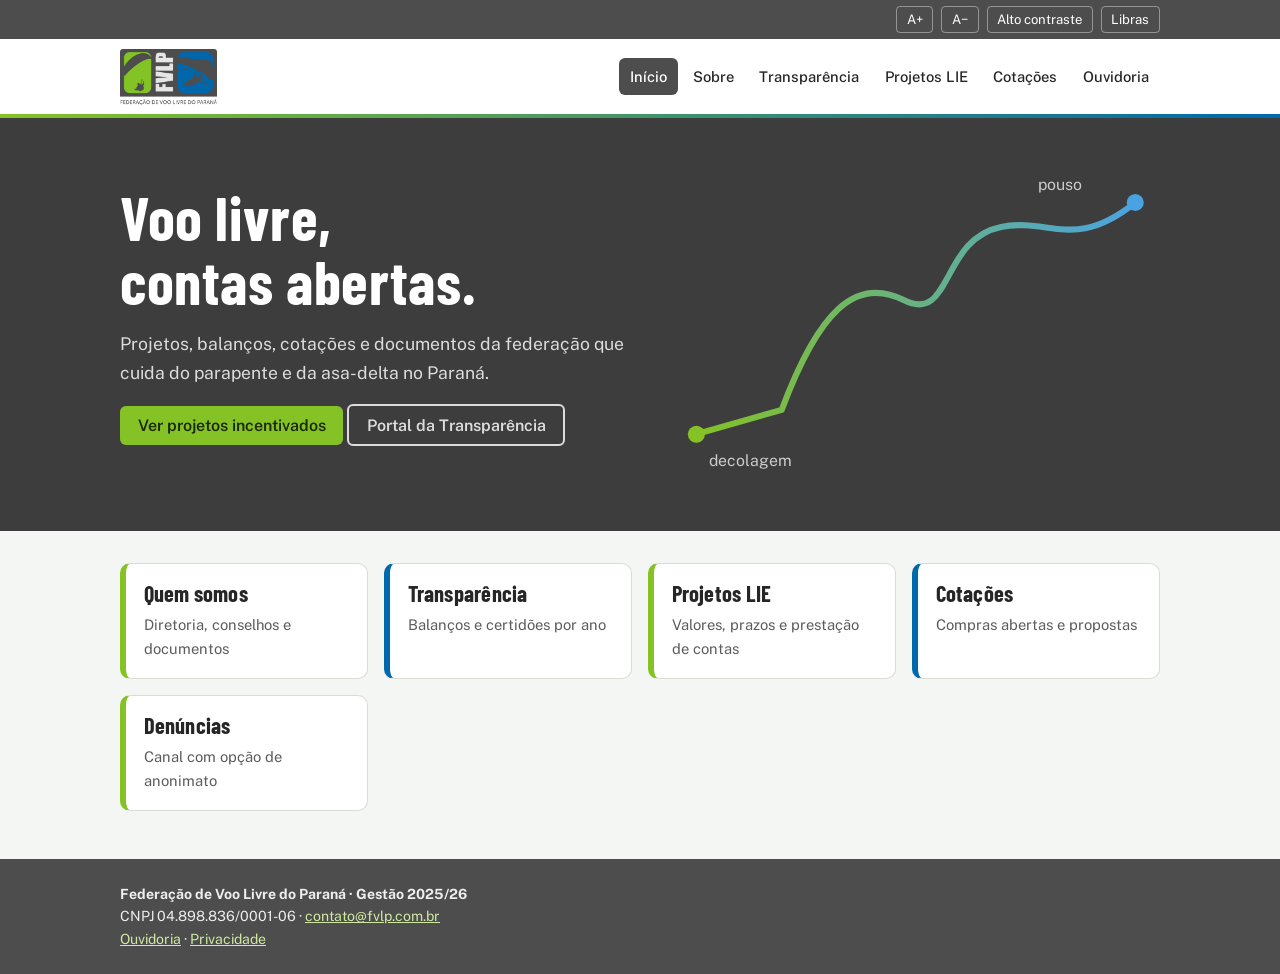
<file: index.html>
<!DOCTYPE html>
<html lang="pt-BR">
<head>
<meta charset="utf-8">
<meta name="viewport" content="width=device-width, initial-scale=1, viewport-fit=cover">
<title>FVLP · Federação de Voo Livre do Paraná</title>
<meta name="description" content="Site oficial da Federação de Voo Livre do Paraná: transparência, projetos incentivados, cotações e ouvidoria.">
<meta property="og:title" content="FVLP · Federação de Voo Livre do Paraná"><meta property="og:description" content="Site oficial da Federação de Voo Livre do Paraná: transparência, projetos incentivados, cotações e ouvidoria."><meta property="og:type" content="website"><meta property="og:image" content="https://fvlp.com.br/assets/img/logo-fvlp.jpg">
<link rel="icon" href="/favicon.ico" sizes="any"><link rel="icon" type="image/png" sizes="32x32" href="/assets/img/favicon-32.png"><link rel="apple-touch-icon" href="/assets/img/apple-touch-icon.png">
<link rel="preconnect" href="https://fonts.googleapis.com"><link rel="preconnect" href="https://fonts.gstatic.com" crossorigin>
<link href="https://fonts.googleapis.com/css2?family=Barlow+Condensed:wght@600;700&family=Public+Sans:wght@400;500;600&display=swap" rel="stylesheet">
<link rel="stylesheet" href="/assets/css/style.css">
</head>
<body data-page="home">
<div id="top"></div>
<main id="app"><noscript><div class="w"><p>Este site precisa de JavaScript para exibir o conteúdo.</p></div></noscript></main>
<div id="foot"></div>
<script src="/assets/js/app.js"></script>
</body></html>
</file>
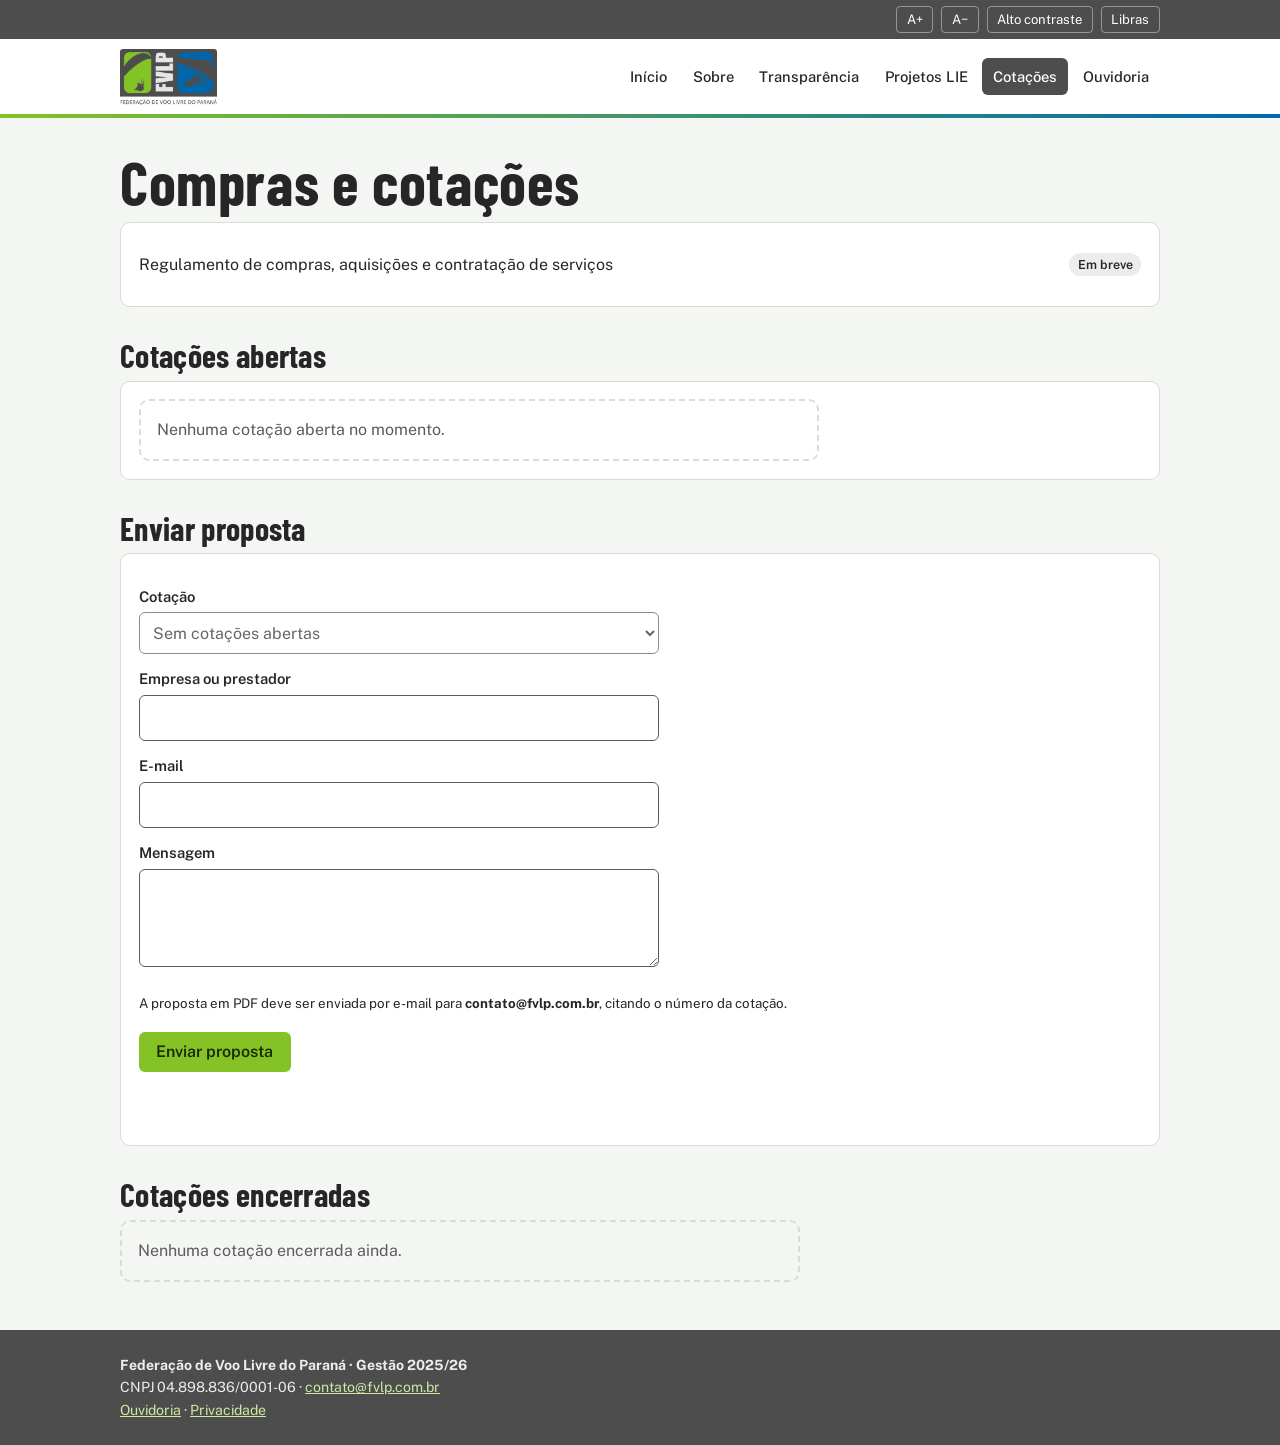
<file: cotacoes/index.html>
<!DOCTYPE html>
<html lang="pt-BR">
<head>
<meta charset="utf-8">
<meta name="viewport" content="width=device-width, initial-scale=1, viewport-fit=cover">
<title>Compras e cotações · FVLP</title>
<meta name="description" content="Regulamento de compras, cotações abertas e envio de propostas.">
<meta property="og:title" content="Compras e cotações · FVLP"><meta property="og:description" content="Regulamento de compras, cotações abertas e envio de propostas."><meta property="og:type" content="website"><meta property="og:image" content="https://fvlp.com.br/assets/img/logo-fvlp.jpg">
<link rel="icon" href="/favicon.ico" sizes="any"><link rel="icon" type="image/png" sizes="32x32" href="/assets/img/favicon-32.png"><link rel="apple-touch-icon" href="/assets/img/apple-touch-icon.png">
<link rel="preconnect" href="https://fonts.googleapis.com"><link rel="preconnect" href="https://fonts.gstatic.com" crossorigin>
<link href="https://fonts.googleapis.com/css2?family=Barlow+Condensed:wght@600;700&family=Public+Sans:wght@400;500;600&display=swap" rel="stylesheet">
<link rel="stylesheet" href="/assets/css/style.css">
</head>
<body data-page="cotacoes">
<div id="top"></div>
<main id="app"><noscript><div class="w"><p>Este site precisa de JavaScript para exibir o conteúdo.</p></div></noscript></main>
<div id="foot"></div>
<script src="/assets/js/app.js"></script>
</body></html>
</file>
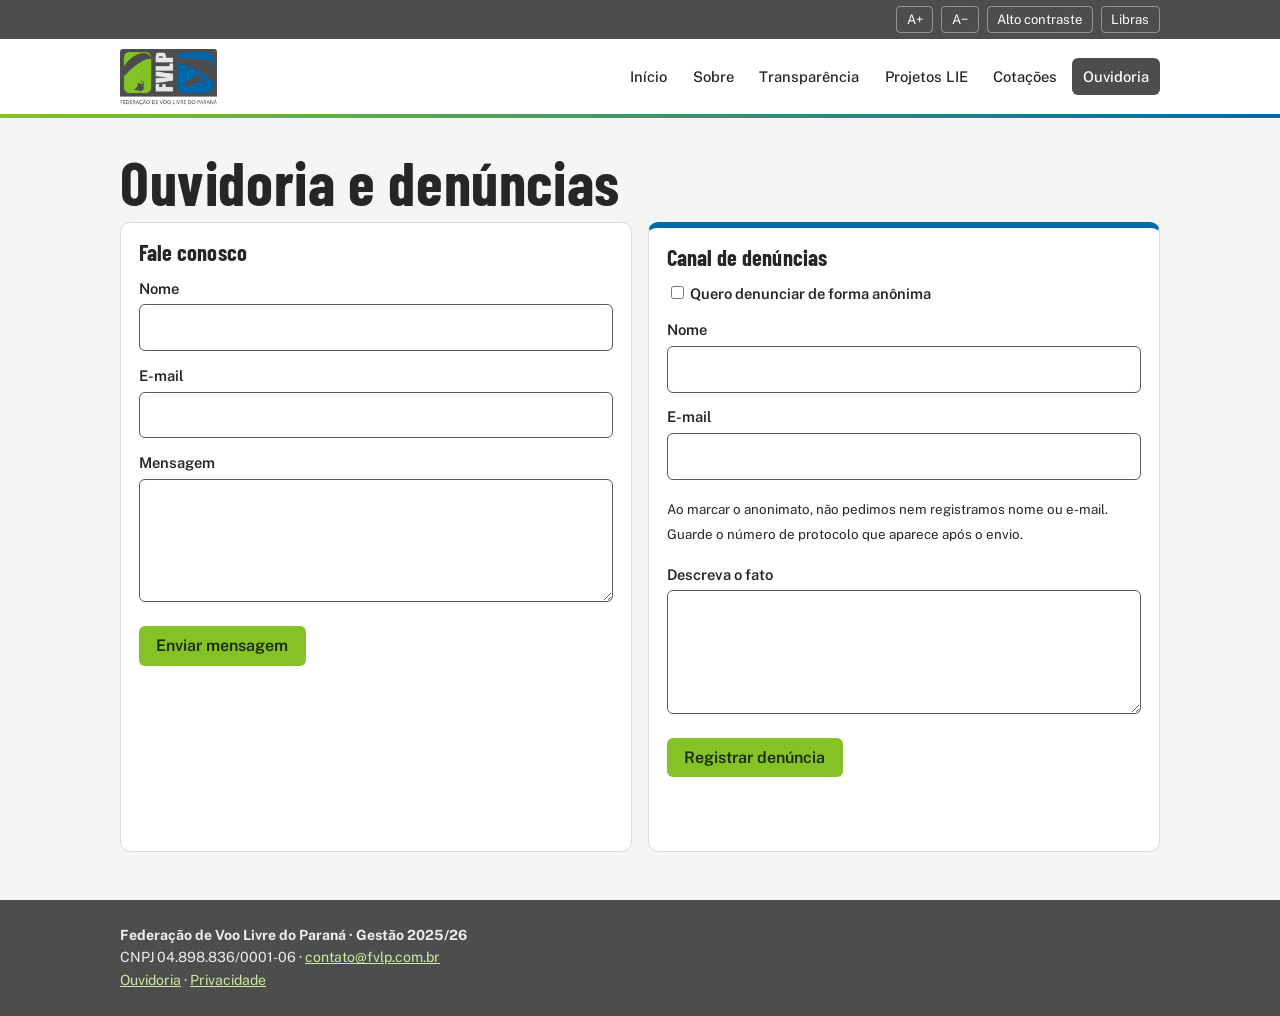
<file: ouvidoria/index.html>
<!DOCTYPE html>
<html lang="pt-BR">
<head>
<meta charset="utf-8">
<meta name="viewport" content="width=device-width, initial-scale=1, viewport-fit=cover">
<title>Ouvidoria e denúncias · FVLP</title>
<meta name="description" content="Canal de ouvidoria e de denúncias da FVLP, com opção de anonimato.">
<meta property="og:title" content="Ouvidoria e denúncias · FVLP"><meta property="og:description" content="Canal de ouvidoria e de denúncias da FVLP, com opção de anonimato."><meta property="og:type" content="website"><meta property="og:image" content="https://fvlp.com.br/assets/img/logo-fvlp.jpg">
<link rel="icon" href="/favicon.ico" sizes="any"><link rel="icon" type="image/png" sizes="32x32" href="/assets/img/favicon-32.png"><link rel="apple-touch-icon" href="/assets/img/apple-touch-icon.png">
<link rel="preconnect" href="https://fonts.googleapis.com"><link rel="preconnect" href="https://fonts.gstatic.com" crossorigin>
<link href="https://fonts.googleapis.com/css2?family=Barlow+Condensed:wght@600;700&family=Public+Sans:wght@400;500;600&display=swap" rel="stylesheet">
<link rel="stylesheet" href="/assets/css/style.css">
</head>
<body data-page="ouvidoria">
<div id="top"></div>
<main id="app"><noscript><div class="w"><p>Este site precisa de JavaScript para exibir o conteúdo.</p></div></noscript></main>
<div id="foot"></div>
<script src="/assets/js/app.js"></script>
</body></html>
</file>
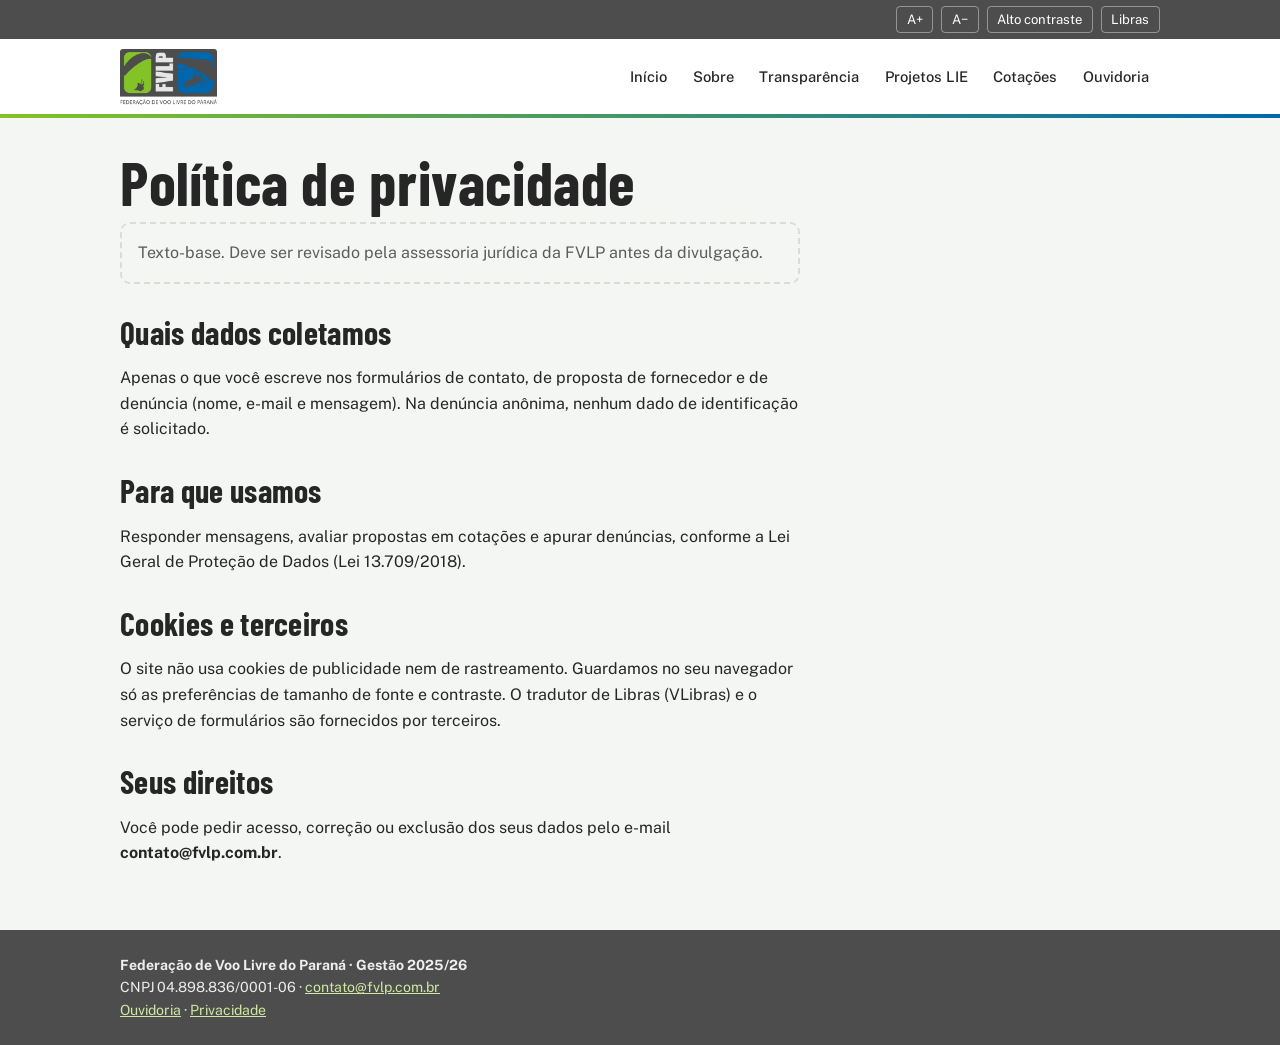
<file: privacidade/index.html>
<!DOCTYPE html>
<html lang="pt-BR">
<head>
<meta charset="utf-8">
<meta name="viewport" content="width=device-width, initial-scale=1, viewport-fit=cover">
<title>Política de privacidade · FVLP</title>
<meta name="description" content="Como a FVLP trata os dados pessoais, conforme a LGPD.">
<meta property="og:title" content="Política de privacidade · FVLP"><meta property="og:description" content="Como a FVLP trata os dados pessoais, conforme a LGPD."><meta property="og:type" content="website"><meta property="og:image" content="https://fvlp.com.br/assets/img/logo-fvlp.jpg">
<link rel="icon" href="/favicon.ico" sizes="any"><link rel="icon" type="image/png" sizes="32x32" href="/assets/img/favicon-32.png"><link rel="apple-touch-icon" href="/assets/img/apple-touch-icon.png">
<link rel="preconnect" href="https://fonts.googleapis.com"><link rel="preconnect" href="https://fonts.gstatic.com" crossorigin>
<link href="https://fonts.googleapis.com/css2?family=Barlow+Condensed:wght@600;700&family=Public+Sans:wght@400;500;600&display=swap" rel="stylesheet">
<link rel="stylesheet" href="/assets/css/style.css">
</head>
<body data-page="privacidade">
<div id="top"></div>
<main id="app"><noscript><div class="w"><p>Este site precisa de JavaScript para exibir o conteúdo.</p></div></noscript></main>
<div id="foot"></div>
<script src="/assets/js/app.js"></script>
</body></html>
</file>
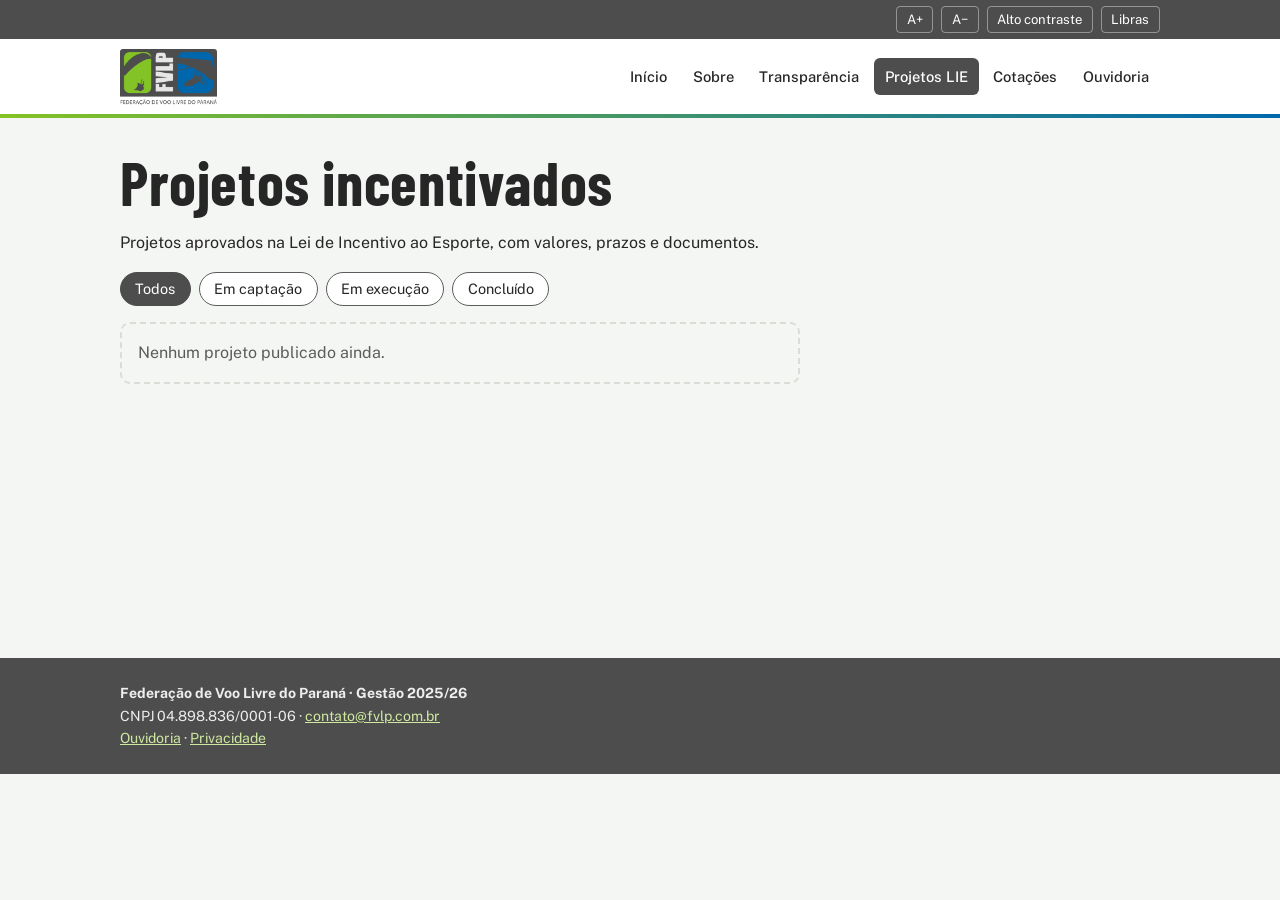
<file: projetos/index.html>
<!DOCTYPE html>
<html lang="pt-BR">
<head>
<meta charset="utf-8">
<meta name="viewport" content="width=device-width, initial-scale=1, viewport-fit=cover">
<title>Projetos incentivados · FVLP</title>
<meta name="description" content="Projetos da Lei de Incentivo ao Esporte: valores, prazos e prestação de contas.">
<meta property="og:title" content="Projetos incentivados · FVLP"><meta property="og:description" content="Projetos da Lei de Incentivo ao Esporte: valores, prazos e prestação de contas."><meta property="og:type" content="website"><meta property="og:image" content="https://fvlp.com.br/assets/img/logo-fvlp.jpg">
<link rel="icon" href="/favicon.ico" sizes="any"><link rel="icon" type="image/png" sizes="32x32" href="/assets/img/favicon-32.png"><link rel="apple-touch-icon" href="/assets/img/apple-touch-icon.png">
<link rel="preconnect" href="https://fonts.googleapis.com"><link rel="preconnect" href="https://fonts.gstatic.com" crossorigin>
<link href="https://fonts.googleapis.com/css2?family=Barlow+Condensed:wght@600;700&family=Public+Sans:wght@400;500;600&display=swap" rel="stylesheet">
<link rel="stylesheet" href="/assets/css/style.css">
</head>
<body data-page="projetos">
<div id="top"></div>
<main id="app"><noscript><div class="w"><p>Este site precisa de JavaScript para exibir o conteúdo.</p></div></noscript></main>
<div id="foot"></div>
<script src="/assets/js/app.js"></script>
</body></html>
</file>
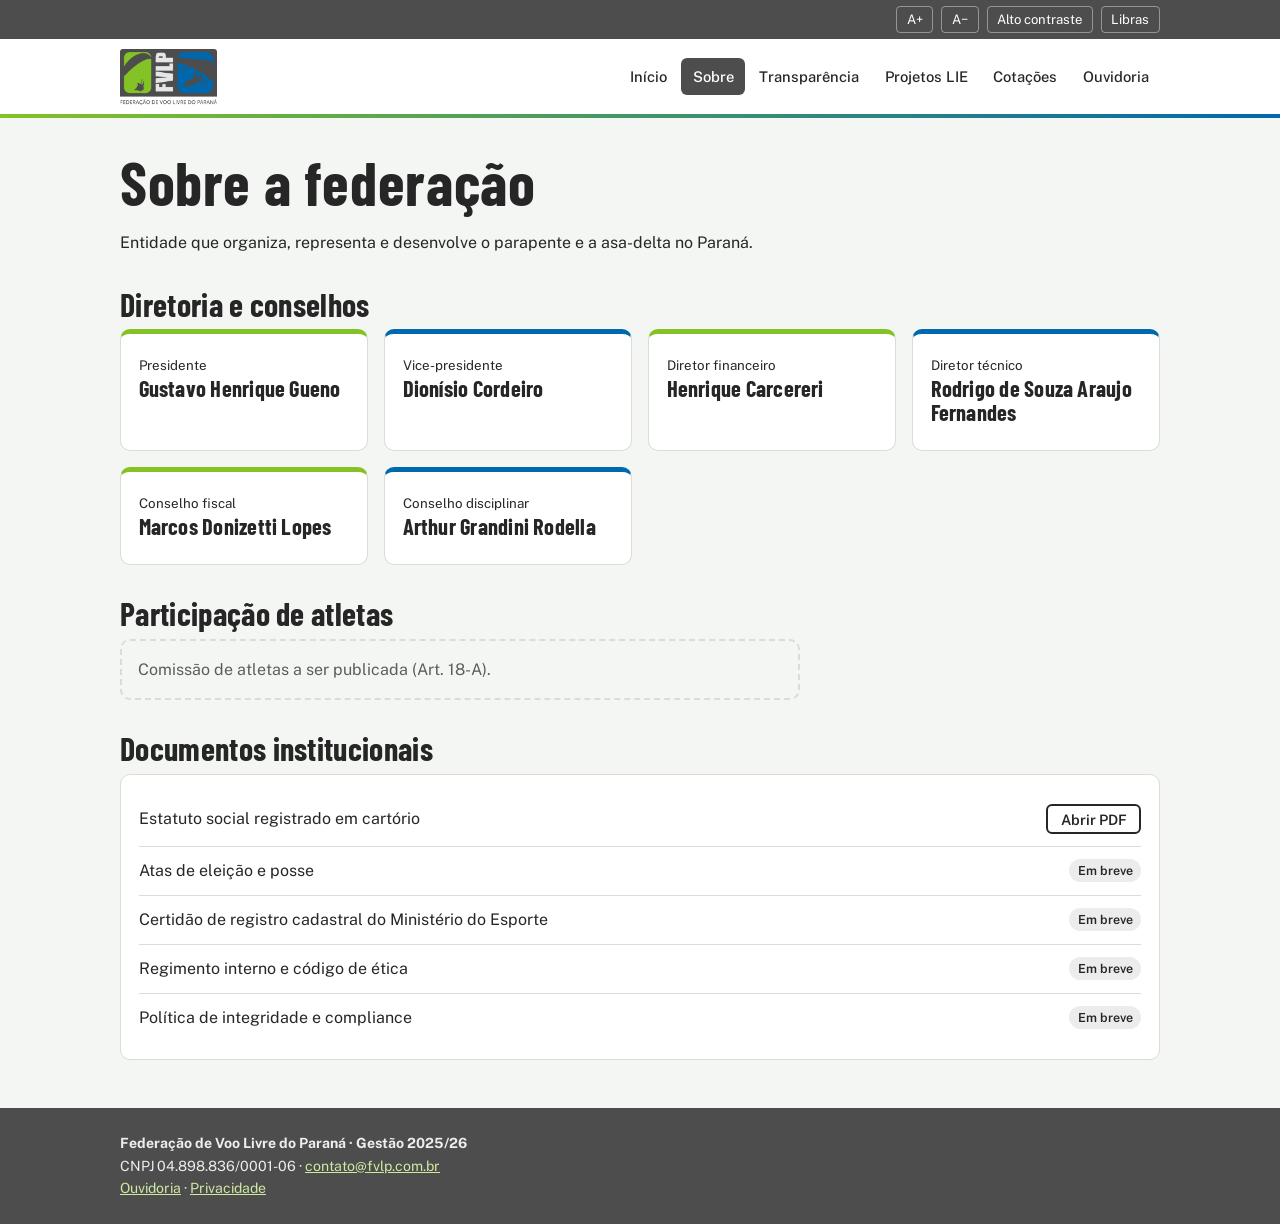
<file: sobre/index.html>
<!DOCTYPE html>
<html lang="pt-BR">
<head>
<meta charset="utf-8">
<meta name="viewport" content="width=device-width, initial-scale=1, viewport-fit=cover">
<title>Sobre · FVLP</title>
<meta name="description" content="Diretoria, conselhos, atletas e documentos institucionais da FVLP.">
<meta property="og:title" content="Sobre · FVLP"><meta property="og:description" content="Diretoria, conselhos, atletas e documentos institucionais da FVLP."><meta property="og:type" content="website"><meta property="og:image" content="https://fvlp.com.br/assets/img/logo-fvlp.jpg">
<link rel="icon" href="/favicon.ico" sizes="any"><link rel="icon" type="image/png" sizes="32x32" href="/assets/img/favicon-32.png"><link rel="apple-touch-icon" href="/assets/img/apple-touch-icon.png">
<link rel="preconnect" href="https://fonts.googleapis.com"><link rel="preconnect" href="https://fonts.gstatic.com" crossorigin>
<link href="https://fonts.googleapis.com/css2?family=Barlow+Condensed:wght@600;700&family=Public+Sans:wght@400;500;600&display=swap" rel="stylesheet">
<link rel="stylesheet" href="/assets/css/style.css">
</head>
<body data-page="sobre">
<div id="top"></div>
<main id="app"><noscript><div class="w"><p>Este site precisa de JavaScript para exibir o conteúdo.</p></div></noscript></main>
<div id="foot"></div>
<script src="/assets/js/app.js"></script>
</body></html>
</file>
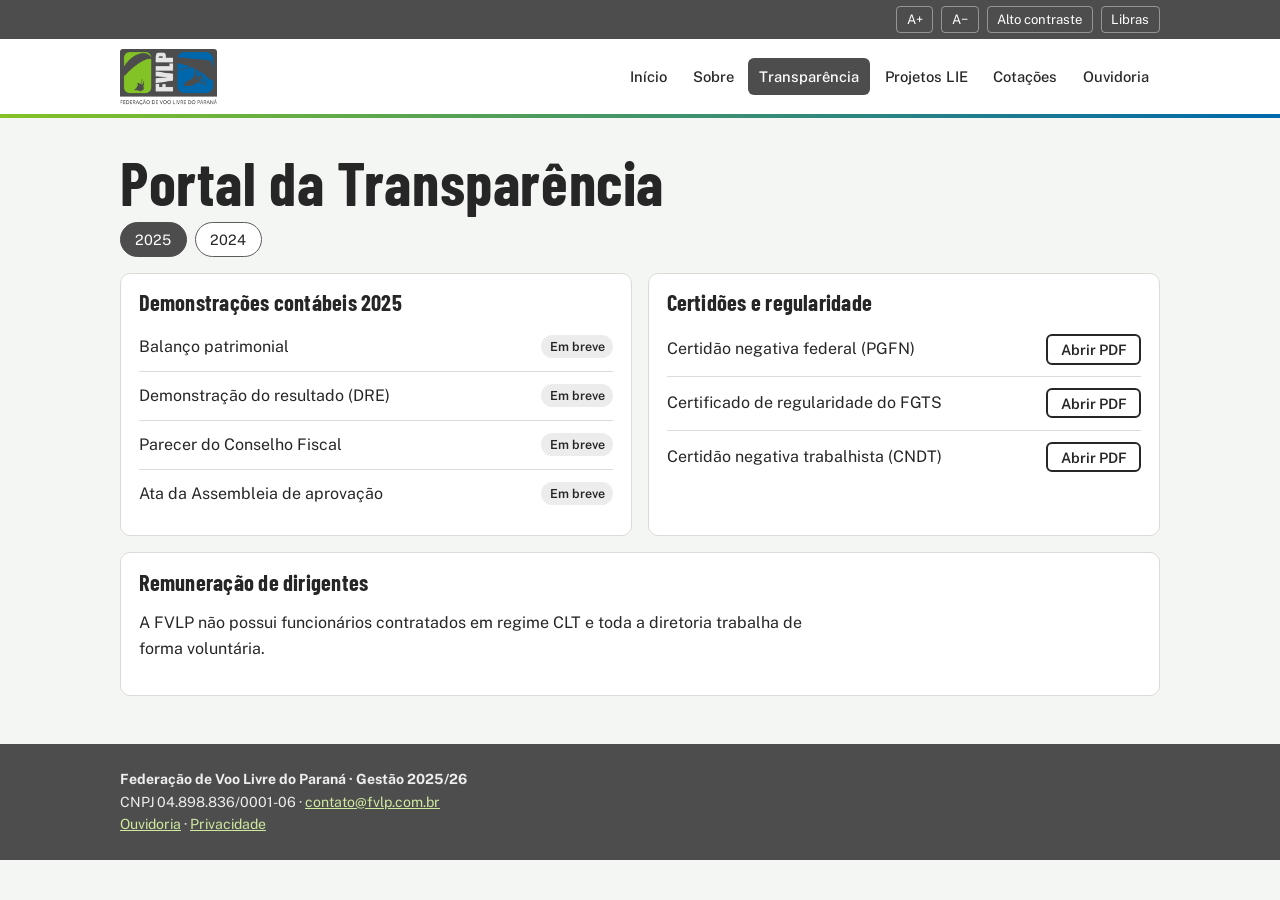
<file: transparencia/index.html>
<!DOCTYPE html>
<html lang="pt-BR">
<head>
<meta charset="utf-8">
<meta name="viewport" content="width=device-width, initial-scale=1, viewport-fit=cover">
<title>Transparência · FVLP</title>
<meta name="description" content="Demonstrações contábeis, pareceres e certidões da FVLP.">
<meta property="og:title" content="Transparência · FVLP"><meta property="og:description" content="Demonstrações contábeis, pareceres e certidões da FVLP."><meta property="og:type" content="website"><meta property="og:image" content="https://fvlp.com.br/assets/img/logo-fvlp.jpg">
<link rel="icon" href="/favicon.ico" sizes="any"><link rel="icon" type="image/png" sizes="32x32" href="/assets/img/favicon-32.png"><link rel="apple-touch-icon" href="/assets/img/apple-touch-icon.png">
<link rel="preconnect" href="https://fonts.googleapis.com"><link rel="preconnect" href="https://fonts.gstatic.com" crossorigin>
<link href="https://fonts.googleapis.com/css2?family=Barlow+Condensed:wght@600;700&family=Public+Sans:wght@400;500;600&display=swap" rel="stylesheet">
<link rel="stylesheet" href="/assets/css/style.css">
</head>
<body data-page="transparencia">
<div id="top"></div>
<main id="app"><noscript><div class="w"><p>Este site precisa de JavaScript para exibir o conteúdo.</p></div></noscript></main>
<div id="foot"></div>
<script src="/assets/js/app.js"></script>
</body></html>
</file>
<file: assets/css/style.css>
:root{--g:#84C225;--gd:#4D7F0A;--b:#0068AD;--bd:#0068AD;--gr:#4D4D4D;--bg:#F4F6F3;--sf:#fff;--tx:#262626;--mu:#5c5c5c;--ln:#d9ddd5;--hero:#3d3d3d;--ok:#e6f2cf;--okt:#355a05;--wn:#e3eefa;--wnt:#00497a;--cl:#ececec;--bad:#fde8e4;--badt:#8a1f0e;box-sizing:border-box;padding-top:env(safe-area-inset-top,0px);padding-bottom:env(safe-area-inset-bottom,0px)}
@media (prefers-color-scheme:dark){:root:not([data-theme="light"]){--gd:#9bd53f;--bd:#5aaee6;--bg:#1d1f1c;--sf:#292b27;--tx:#ececec;--mu:#aaa;--ln:#41443d;--hero:#141513;--ok:#2c3d12;--okt:#c3e68a;--wn:#12304a;--wnt:#a9d4f5;--cl:#383a35;--bad:#4a1d15;--badt:#ffb4a5}}
:root[data-theme="dark"]{--gd:#9bd53f;--bd:#5aaee6;--bg:#1d1f1c;--sf:#292b27;--tx:#ececec;--mu:#aaa;--ln:#41443d;--hero:#141513;--ok:#2c3d12;--okt:#c3e68a;--wn:#12304a;--wnt:#a9d4f5;--cl:#383a35;--bad:#4a1d15;--badt:#ffb4a5}
*{box-sizing:border-box}html{font-size:100%}
body{margin:0;background:var(--bg);color:var(--tx);font:1rem/1.6 'Public Sans',system-ui,sans-serif}
h1,h2,h3{font-family:'Barlow Condensed',sans-serif;line-height:1.05;margin:0 0 .5rem;letter-spacing:.01em}
h1{font-size:clamp(2.4rem,6vw,3.8rem)}h2{font-size:2rem;margin-top:2rem}h3{font-size:1.4rem}
a{color:var(--bd)}p{max-width:68ch}
:focus-visible{outline:3px solid var(--b);outline-offset:2px}
.w{max-width:1080px;margin:0 auto;padding:0 1.25rem}
.top{background:var(--gr);color:#fff;font-size:.82rem}.top .w{display:flex;gap:.5rem;justify-content:flex-end;flex-wrap:wrap;padding-top:.35rem;padding-bottom:.35rem}
.top button{background:none;border:1px solid #ffffff66;color:#fff;border-radius:4px;padding:.15rem .6rem;cursor:pointer;font:inherit}.top button:hover{background:#ffffff22}
.skip{position:absolute;left:-999px}.skip:focus{left:1rem;top:1rem;background:#fff;color:#000;padding:.5rem;z-index:99}
header.h{background:var(--sf);border-bottom:4px solid;border-image:linear-gradient(90deg,var(--g),var(--b)) 1;position:sticky;top:env(safe-area-inset-top,0px);z-index:5}
header .w{display:flex;align-items:center;gap:1rem;flex-wrap:wrap;padding-top:.6rem;padding-bottom:.6rem}
.brand{margin-right:auto;display:block}.brand img{height:56px;width:auto;display:block;border-radius:3px}
nav{display:flex;gap:.2rem;flex-wrap:wrap}
nav a{padding:.4rem .7rem;border-radius:6px;text-decoration:none;color:var(--tx);font-weight:500;font-size:.92rem}
nav a:hover{background:var(--cl)}nav a[aria-current=page]{background:var(--gr);color:#fff}
.hero{background:var(--hero);color:#fff;overflow:hidden}
.hero .w{display:grid;grid-template-columns:1.1fr 1fr;gap:1rem;align-items:center;padding-top:3rem;padding-bottom:3rem}
.hero p{color:#dcdcdc;font-size:1.1rem}.hero svg{width:100%;height:auto}
@media(max-width:760px){.hero .w{grid-template-columns:1fr}}
.btn{display:inline-block;background:var(--g);color:#1d2b05;border:0;border-radius:6px;padding:.65rem 1.1rem;text-decoration:none;cursor:pointer;font:600 1rem 'Public Sans',sans-serif}
.btn.s{background:none;color:inherit;border:2px solid currentColor;padding:.3rem .8rem;font-size:.9rem}.hero .btn.s{padding:.6rem 1.1rem;font-size:1rem}
main{padding-bottom:3rem;min-height:60vh}main>.w:first-child{padding-top:2rem}
.grid{display:grid;grid-template-columns:repeat(auto-fit,minmax(230px,1fr));gap:1rem}
.card{background:var(--sf);border:1px solid var(--ln);border-radius:10px;padding:1.1rem}
.tile{display:block;text-decoration:none;color:var(--tx);border-left:6px solid var(--g)}.tile:nth-child(even){border-left-color:var(--b)}.tile:hover{background:var(--cl)}
.tile p{color:var(--mu);margin:.2rem 0 0;font-size:.92rem}
.tag{display:inline-block;font-size:.78rem;font-weight:600;padding:.1rem .55rem;border-radius:99px;background:var(--cl)}
.tag.ok{background:var(--ok);color:var(--okt)}.tag.wn{background:var(--wn);color:var(--wnt)}.tag.bad{background:var(--bad);color:var(--badt)}
.row{display:flex;align-items:center;gap:.8rem;justify-content:space-between;padding:.7rem 0;border-bottom:1px solid var(--ln);flex-wrap:wrap}.row:last-child{border:0}.row small{color:var(--mu)}
.empty{color:var(--mu);border:2px dashed var(--ln);border-radius:10px;padding:1rem;margin:0}
label{display:block;font-weight:600;margin:.8rem 0 .25rem;font-size:.92rem}
input,select,textarea{width:100%;max-width:520px;padding:.6rem;border:1px solid var(--mu);border-radius:6px;background:var(--sf);color:var(--tx);font:inherit}
input[type=checkbox]{width:auto}
.bar{height:12px;background:var(--cl);border-radius:6px;overflow:hidden;margin:.4rem 0}.bar i{display:block;height:100%;background:linear-gradient(90deg,var(--g),var(--b))}
.f{display:flex;gap:.5rem;flex-wrap:wrap;align-items:center;margin:0 0 1rem}
.f button{border:1px solid var(--mu);background:var(--sf);color:var(--tx);border-radius:99px;padding:.3rem .9rem;cursor:pointer;font:inherit;font-size:.9rem}
.f button[aria-pressed=true]{background:var(--gr);color:#fff;border-color:var(--gr)}
.scroll{overflow-x:auto}table{border-collapse:collapse;width:100%;min-width:480px}th,td{text-align:left;padding:.5rem;border-bottom:1px solid var(--ln)}
.lg{display:flex;gap:.8rem;flex-wrap:wrap}.lg img{height:56px;width:auto;border-radius:6px;background:#fff;padding:4px}
.st{min-height:1.5em;font-weight:600}
.sobre-h{display:flex;gap:1.2rem;align-items:center;flex-wrap:wrap}.sobre-h img{width:92px;height:92px;border-radius:50%}
footer{background:var(--gr);color:#eee;padding:1.5rem 0;font-size:.88rem}footer a{color:#cfe9a0}
</file>
